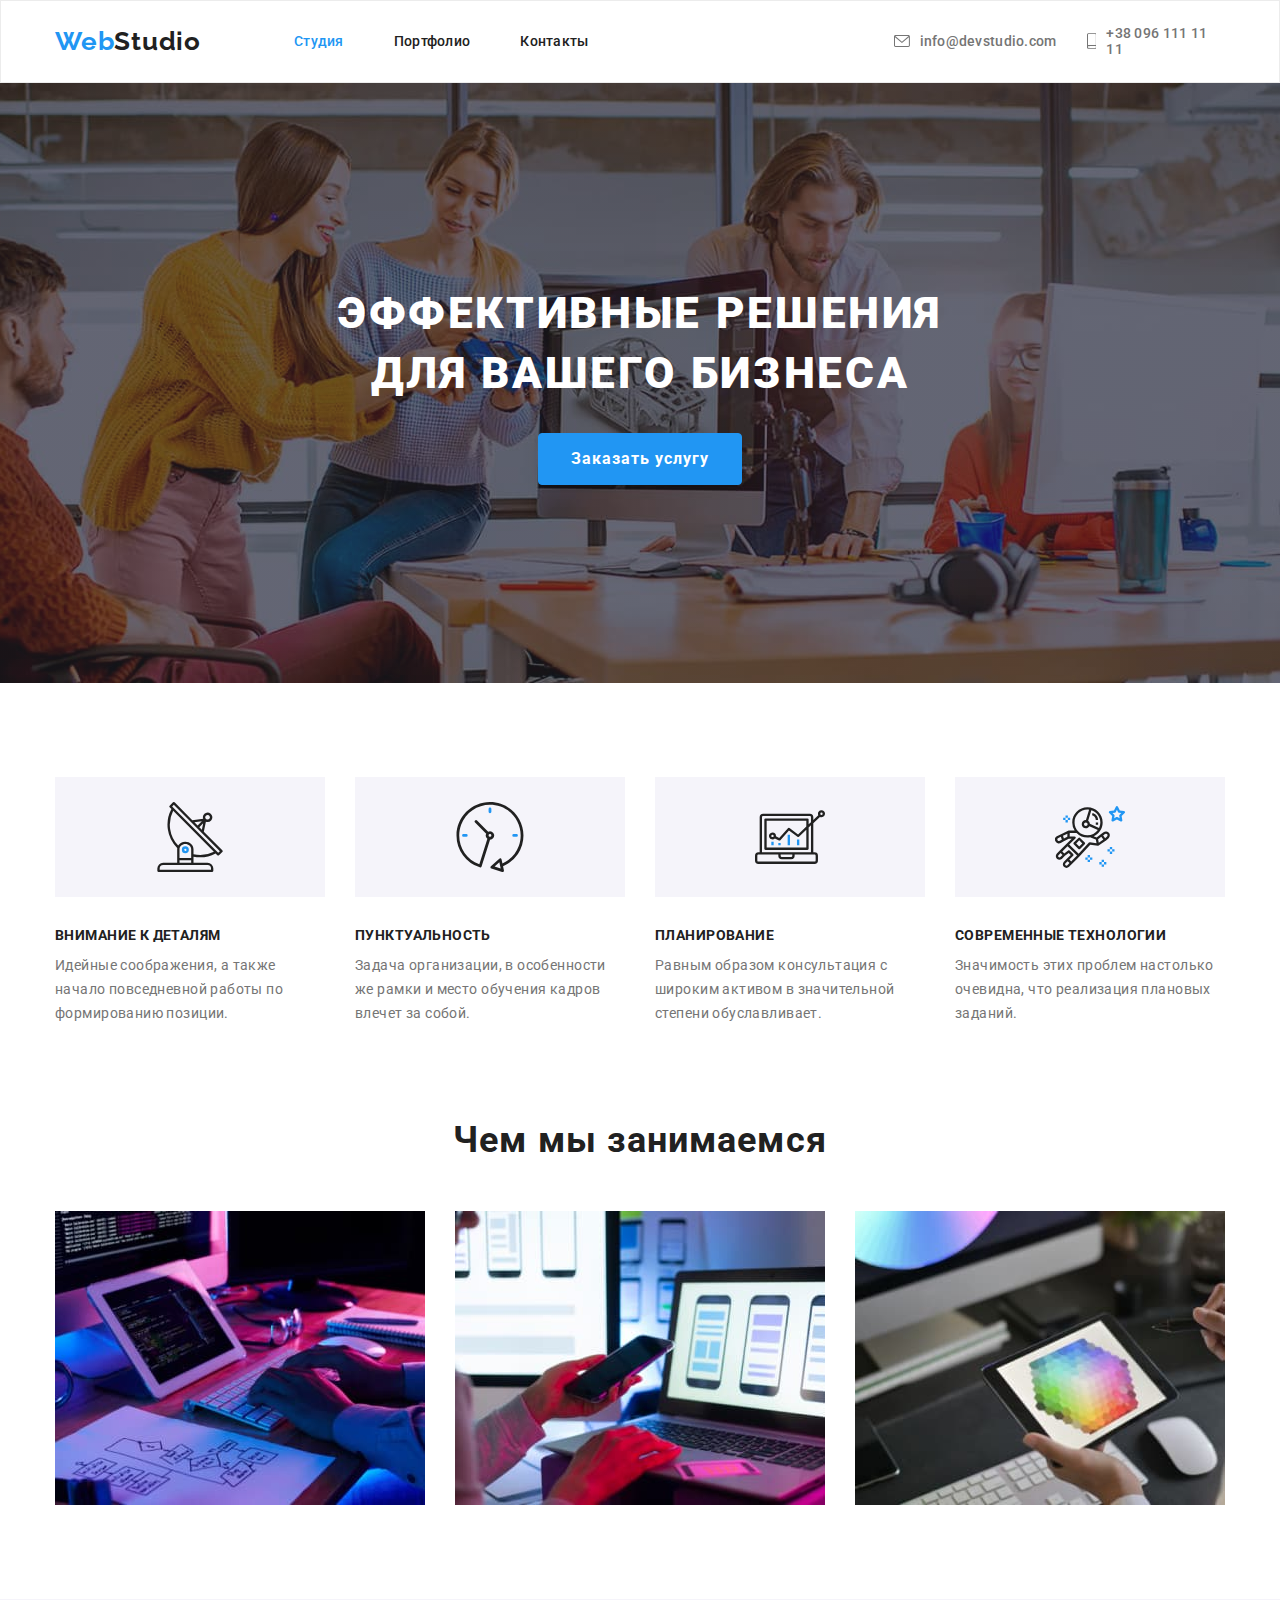
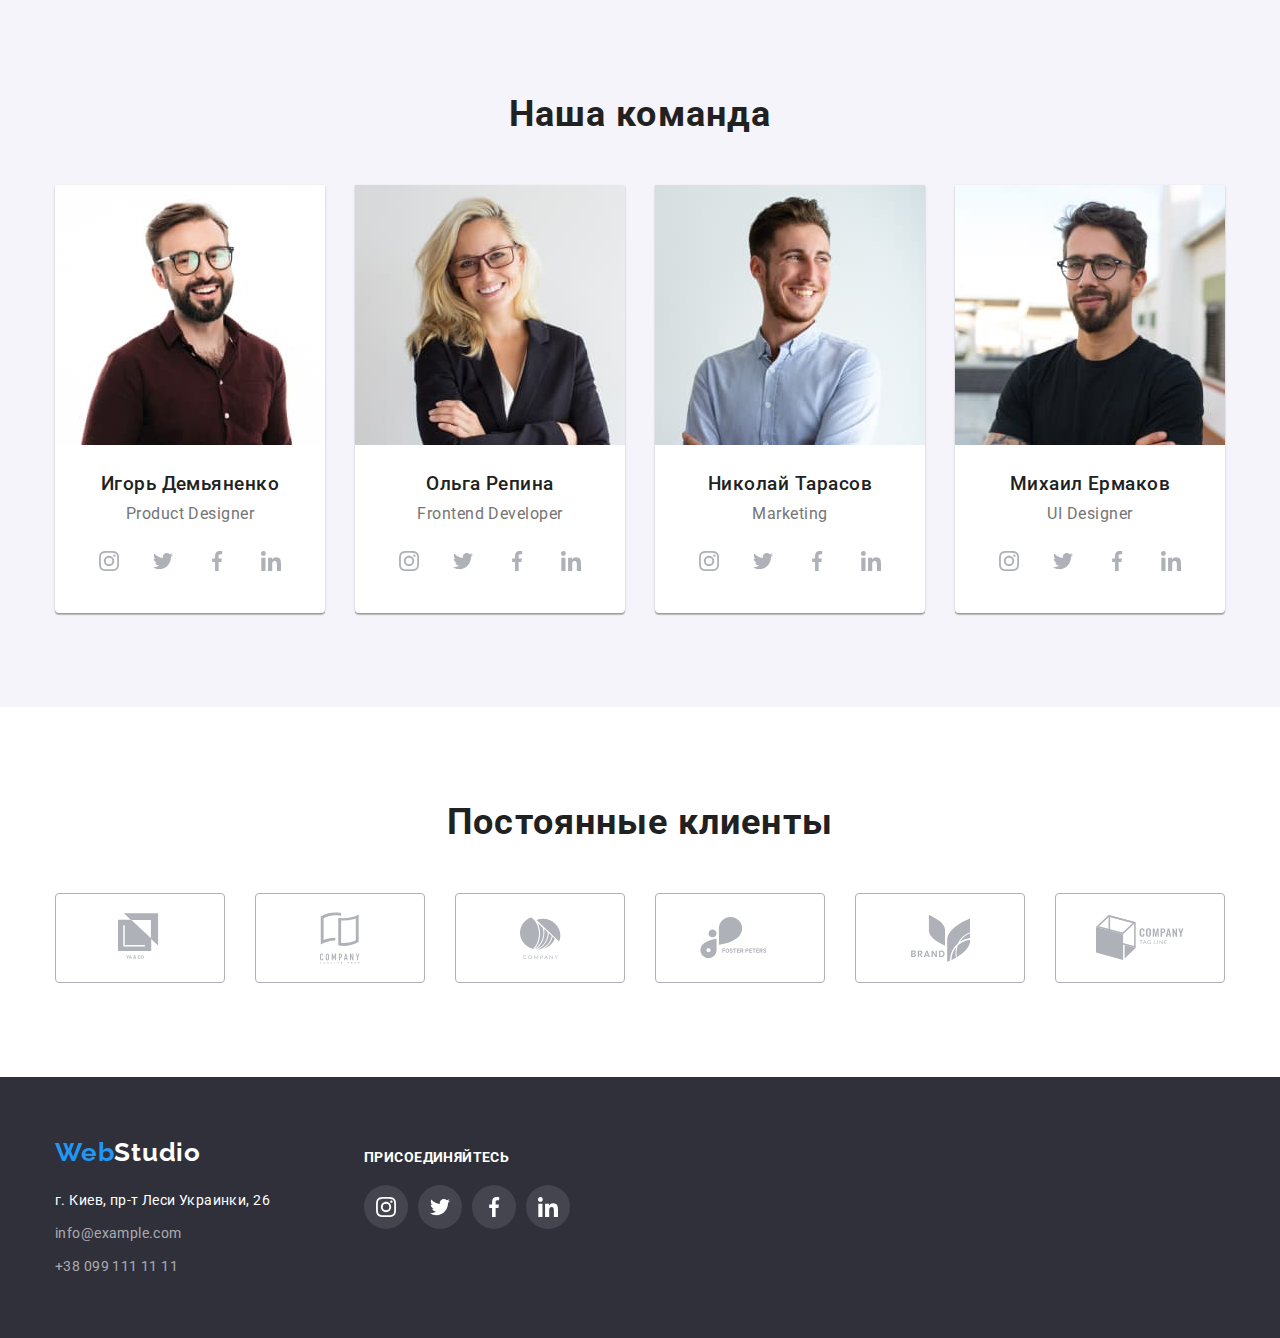
<file: index.html>
<!DOCTYPE html>
<html lang="ru">
  <head>
    <meta charset="UTF-8">
    <meta name="viewport" content="width=device-width, initial-scale=1.0">
    <title>Головна</title>
    <link rel="stylesheet" href="css/modern-normalize.css">
    <!-- <link rel="stylesheet" href="https://cdnjs.cloudflare.com/ajax/libs/modern-normalize/1.0.0/modern-normalize.min.css"
      integrity="sha512-ISS7cAi1PEhQ8jnbJpJZMd29NlhNj4AWYyLOSp2CE/CsHxTCu+r+t0D2yoJudVrd0/8fTVPUVDzY5Tvli75u/g=="
      crossorigin="anonymous" /> -->
    <link rel="preconnect" href="https://fonts.gstatic.com">
    <link
      href="https://fonts.googleapis.com/css2?family=Raleway:wght@700&family=Roboto:wght@400;500;700;900&display=swap"
      rel="stylesheet">
    <link rel="stylesheet" href="./css/styles.css">
  </head>
  <body>
    <header class="head-section"> 
      <div class="container header-section">  
      <nav class="header-nav-list">
        <a class="logo" href="./index.html"><span class="logo-accent">Web</span>Studio</a>
        <ul class="header-menu-list">
          <li><a href="./index.html" class="link current">Студия</a></li>
          <li><a href="./portfolio.html" class="link">Портфолио</a></li>
          <li><a href="#" class="link">Контакты</a></li>
        </ul>  
      </nav> 
      <ul class="header-contacts-list">   
        <li class="first-link">
          <a class="head-contacts link" href="mailto:info@devstudio.com">
            <svg class="head-contacts-icon" width="16px" height="12px">
              <use href="./images/icons.svg#mail"></use>
            </svg>
            <p>info@devstudio.com</p>
        </a>
        </li>
        <li>
          <a class="head-contacts link" href="tel:+380961111111">
            <svg class="head-contacts-icon" width="10px" height="16px">
              <use href="./images/icons.svg#smartphone"></use>
            </svg>
            <p>+38 096 111 11 11</p>
        </a> 
        </li>
      </ul>
      </div>
    </header>
    <main>
      <section class="title-section">
        <div class="container">
        <h1 class="title">Эффективные решения <br> для вашего бизнеса</h1>
        <button class="title-button">Заказать услугу</button>
        </div>
      </section>  
      <section class="decision-section">
        <div class="container decision">
        <ul class="decision-list">
          <li class="decision-list-li decision-list-item">
            <article class="decision-section-card">
              <div class="decision-icon-div">
                <svg class="decision-icon" width="70px" height="70px">
                  <use href="./images/icons.svg#antenna"></use>
                </svg>
              </div> 
              <div class="decision-card-content">
                <h3 class="decision-item">Внимание к деталям</h3>
                <p class="decision-item-text">Идейные соображения, а также начало повседневной работы по формированию позиции.</p>
              </div>
            </article>
          </li> 
          <li class="decision-list-li decision-list-item">
            <article class="decision-section-card">
              <div class="decision-icon-div">
                <svg class="decision-icon" width="70px" height="70px">
                  <use href="./images/icons.svg#clock"></use>
                </svg>
              </div>
              <div class="decision-card-content">
                <h3 class="decision-item">Пунктуальность</h3>
                <p class="decision-item-text">Задача организации, в особенности же рамки и место обучения кадров влечет за собой.</p>
              </div>
            </article>
          </li> 
          <li class="decision-list-li decision-list-item">
            <article class="decision-section-card">
              <div class="decision-icon-div">
                <svg class="decision-icon" width="70px" height="70px">
                  <use href="./images/icons.svg#diagram"></use>
                </svg>
              </div>
              <div>
                <h3 class="decision-item">Планирование</h3>
                <p class="decision-item-text">Равным образом консультация с широким активом в значительной степени обуславливает.</p>
              </div>
            </article>
          </li> 
          <li class="decision-list-li">
            <article class="decision-section-card">
              <div class="decision-icon-div">
                <svg class="decision-icon" width="70px" height="70px">
                  <use href="./images/icons.svg#astronaut"></use>
                </svg>
              </div>
              <div>
                <h3 class="decision-item">Современные технологии</h3>
                <p class="decision-item-text">Значимость этих проблем настолько очевидна, что реализация плановых заданий.</p>
              </div>
            </article>  
           </li> 
          </ul>
        </div>  
      </section>
      <section class="we-do-section">
        <div class="container">
        <h2 class="subtitle">Чем мы занимаемся</h2>
          <ul class="we-do-ul">
            <li>
              <div>
                <img src="./images/we_do_1.jpg" alt="close-up-image-programer-working-his-desk-office">
              </div>
            </li>
            <li>
              <div>
                <img src="./images/we_do_2.jpg" alt="web-ui-designers-are-developing-application-smartphones-team-creators-is-working-interface-mobile-phones">
              </div>
            </li>
            <li>
              <div>
                <img src="./images/we_do_3.jpg" alt="creative-artist-web-design-with-working-colour-selection-graphic-tablet">
              </div>
            </li>
          </ul> 
        </div>
      </section>
      <section class="team-section">
        <div class="container">
        <h2 class="subtitle">Наша команда</h2>
        <ul class="team-section-ul">
          <li class="team-section-li">
            <article class="team-section-card">
              <div class="team-section-card-img">
                <img src="./images/team_ihor_1.jpg" alt="demianenko-ihor">
              </div>
              <div class="team-section-card-content">
                <h3 class="team-section-name team-section-name-one">Игорь Демьяненко</h3>
                <p class="team-section-position">Product Designer</p>  
                <ul class="social-link">
                  <li class="social-link-li">
                    <a class="social-link-a" href="#">
                      <svg class="social-link-icon" width="20px" height="20px">
                        <use href="./images/icons.svg#instagram"></use>
                      </svg>
                    </a>
                  </li>
                  <li class="social-link-li">
                    <a class="social-link-a" href="#">
                      <svg class="social-link-icon" width="20px" height="20px">
                        <use href="./images/icons.svg#twitter"></use>
                      </svg>
                    </a>
                  </li>
                  <li class="social-link-li">
                    <a class="social-link-a" href="#">
                      <svg class="social-link-icon" width="20px" height="20px">
                        <use href="./images/icons.svg#facebook"></use>
                      </svg>
                    </a>
                  </li>
                  <li class="social-link-li">
                    <a class="social-link-a" href="#">
                      <svg class="social-link-icon" width="20px" height="20px">
                        <use href="./images/icons.svg#linkedin"></use>
                      </svg>
                    </a>
                  </li>
                </ul>    
              </div>
            </article>            
          </li>                
          <li class="team-section-li">
            <article class="team-section-card">
              <div class="team-section-card-img">
                <img src="./images/team_olga_2.jpg" alt="repina-olga">
              </div>
              <div class="team-section-card-content">
                <h3 class="team-section-name">Ольга Репина</h3>
                <p class="team-section-position">Frontend Developer</p>
                <ul class="social-link">
                  <li class="social-link-li">
                    <a class="social-link-a" href="#">
                      <svg class="social-link-icon" width="20px" height="20px">
                        <use href="./images/icons.svg#instagram"></use>
                      </svg>
                    </a>
                  </li>
                  <li class="social-link-li">
                    <a class="social-link-a" href="#">
                      <svg class="social-link-icon" width="20px" height="20px">
                        <use href="./images/icons.svg#twitter"></use>
                      </svg>
                    </a>
                  </li>
                  <li class="social-link-li">
                    <a class="social-link-a" href="#">
                      <svg class="social-link-icon" width="20px" height="20px">
                        <use href="./images/icons.svg#facebook"></use>
                      </svg>
                    </a>
                  </li>
                  <li class="social-link-li">
                    <a class="social-link-a" href="#">
                      <svg class="social-link-icon" width="20px" height="20px">
                        <use href="./images/icons.svg#linkedin"></use>
                      </svg>
                    </a>
                  </li>
                </ul>
              </div>
            </article>               
          </li>               
          <li class="team-section-li">
            <article class="team-section-card">
              <div class="team-section-card-img">
                <img src="./images/team_nikolai_3.jpg" alt="tarasov-nikolai">
              </div>
              <div class="team-section-card-content">
                <h3 class="team-section-name">Николай Тарасов</h3>
                <p class="team-section-position">Marketing</p>
                <ul class="social-link">
                  <li class="social-link-li">
                    <a class="social-link-a" href="#">
                      <svg class="social-link-icon" width="20px" height="20px">
                        <use href="./images/icons.svg#instagram"></use>
                      </svg>
                    </a>
                  </li>
                  <li class="social-link-li">
                    <a class="social-link-a" href="#">
                      <svg class="social-link-icon" width="20px" height="20px">
                        <use href="./images/icons.svg#twitter"></use>
                      </svg>
                    </a>
                  </li>
                  <li class="social-link-li">
                    <a class="social-link-a" href="#">
                      <svg class="social-link-icon" width="20px" height="20px">
                        <use href="./images/icons.svg#facebook"></use>
                      </svg>
                    </a>
                  </li>
                  <li class="social-link-li">
                    <a class="social-link-a" href="#">
                      <svg class="social-link-icon" width="20px" height="20px">
                        <use href="./images/icons.svg#linkedin"></use>
                      </svg>
                    </a>
                  </li>
                </ul>
              </div>
            </article>            
          </li>               
          <li class="team-section-li">
            <article class="team-section-card">
              <div class="team-section-card-img">
                <img src="./images/team_mikhail_4.jpg" alt="yermakov-mikhail">
              </div>
                <div class="team-section-card-content">
                <h3 class="team-section-name">Михаил Ермаков</h3>
                <p class="team-section-position">UI Designer</p>
                <ul class="social-link">
                  <li class="social-link-li">
                    <a class="social-link-a" href="#">
                      <svg class="social-link-icon" width="20px" height="20px">
                        <use href="./images/icons.svg#instagram"></use>
                      </svg>
                    </a>
                  </li>
                  <li class="social-link-li">
                    <a class="social-link-a" href="#">
                      <svg class="social-link-icon" width="20px" height="20px">
                        <use href="./images/icons.svg#twitter"></use>
                      </svg>
                    </a>
                  </li>
                  <li class="social-link-li">
                    <a class="social-link-a" href="#">
                      <svg class="social-link-icon" width="20px" height="20px">
                        <use href="./images/icons.svg#facebook"></use>
                      </svg>
                    </a>
                  </li>
                  <li class="social-link-li">
                    <a class="social-link-a" href="#">
                      <svg class="social-link-icon" width="20px" height="20px">
                        <use href="./images/icons.svg#linkedin"></use>
                      </svg>
                    </a>
                  </li>
                </ul>
              </div>
            </article>           
          </li>
        </ul>
      </div>
      </section>
      <section class="clients-section">
        <div class="container">
          <h2 class="subtitle">Постоянные клиенты</h2>
          <ul class="clients-ul">
            <li class="clients-li">
              <a class="clients-a" href="#">
                <svg class="clients-icon" width="44.27px" height="49.23px">
                  <use href="./images/icons.svg#client-logo-1"></use>
                </svg>
              </a>
            </li>
            <li class="clients-li">
              <a class="clients-a" href="#">
                <svg class="clients-icon" width="40px" height="52px">
                  <use href="./images/icons.svg#client-logo-2"></use>
                </svg>
              </a>
            </li>
            <li class="clients-li">
              <a class="clients-a" href="#">
                <svg class="clients-icon" width="41px" height="42.6px">
                  <use href="./images/icons.svg#client-logo-3"></use>
                </svg>
              </a>
            </li>
            <li class="clients-li">
              <a class="clients-a" href="#">
                <svg class="clients-icon" width="79.66px" height="42.02px">
                  <use href="./images/icons.svg#client-logo-4"></use>
                </svg>
              </a>
            </li>
            <li class="clients-li">
              <a class="clients-a" href="#">
                <svg class="clients-icon" width="59px" height="47px">
                  <use href="./images/icons.svg#client-logo-5"></use>
                </svg>
              </a>
            </li>
            <li class="clients-li">
              <a class="clients-a" href="#">
                <svg class="clients-icon" width="88.48x" height="45.44px">
                  <use href="./images/icons.svg#client-logo-6"></use>
                </svg>
              </a>
           </li>
          </ul>
        </div>
      </section>
    </main>   
    <footer class="footer-section">
      <div class="container footer">
        <ul>
          <li class="footer-address-block">
            <a href="./index.html" class="logo footer-logo"><span class="logo-accent">Web</span>Studio</a>
            <address>
              <p>г. Киев, пр-т Леси Украинки, 26</p>
              <ul class="footer-contacts-list">
                <li><a href="mailto:info@example.com" class="footer-contacts">info@example.com</a></li>
                <li><a href="tel:+380991111111" class="footer-contacts">+38 099 111 11 11</a></li>
              </ul>
            </address>
          </li>   
          <li class="footer-social-links-block">        
              <p>Присоединяйтесь</p>
              <ul class="social-link">
                <li class="footer-social-link-li">
                  <a class="social-link-a" href="#">
                    <svg class="social-link-icon" width="20px" height="20px">
                      <use href="./images/icons.svg#instagram"></use>
                    </svg>
                  </a>
                </li>
                <li class="footer-social-link-li">
                  <a class="social-link-a" href="#">
                    <svg class="social-link-icon" width="20px" height="20px">
                      <use href="./images/icons.svg#twitter"></use>
                    </svg>
                  </a>
                </li>
                <li class="footer-social-link-li">
                  <a class="social-link-a" href="#">
                    <svg class="social-link-icon" width="20px" height="20px">
                      <use href="./images/icons.svg#facebook"></use>
                    </svg>
                  </a>
                </li>
                <li class="footer-social-link-li">
                  <a class="social-link-a" href="#">
                    <svg class="social-link-icon" width="20px" height="20px">
                      <use href="./images/icons.svg#linkedin"></use>
                    </svg>
                  </a>
                </li>
              </ul>        
          </li>  
        </ul>
      </div>
    </footer>
  </body>
</html>
</file>
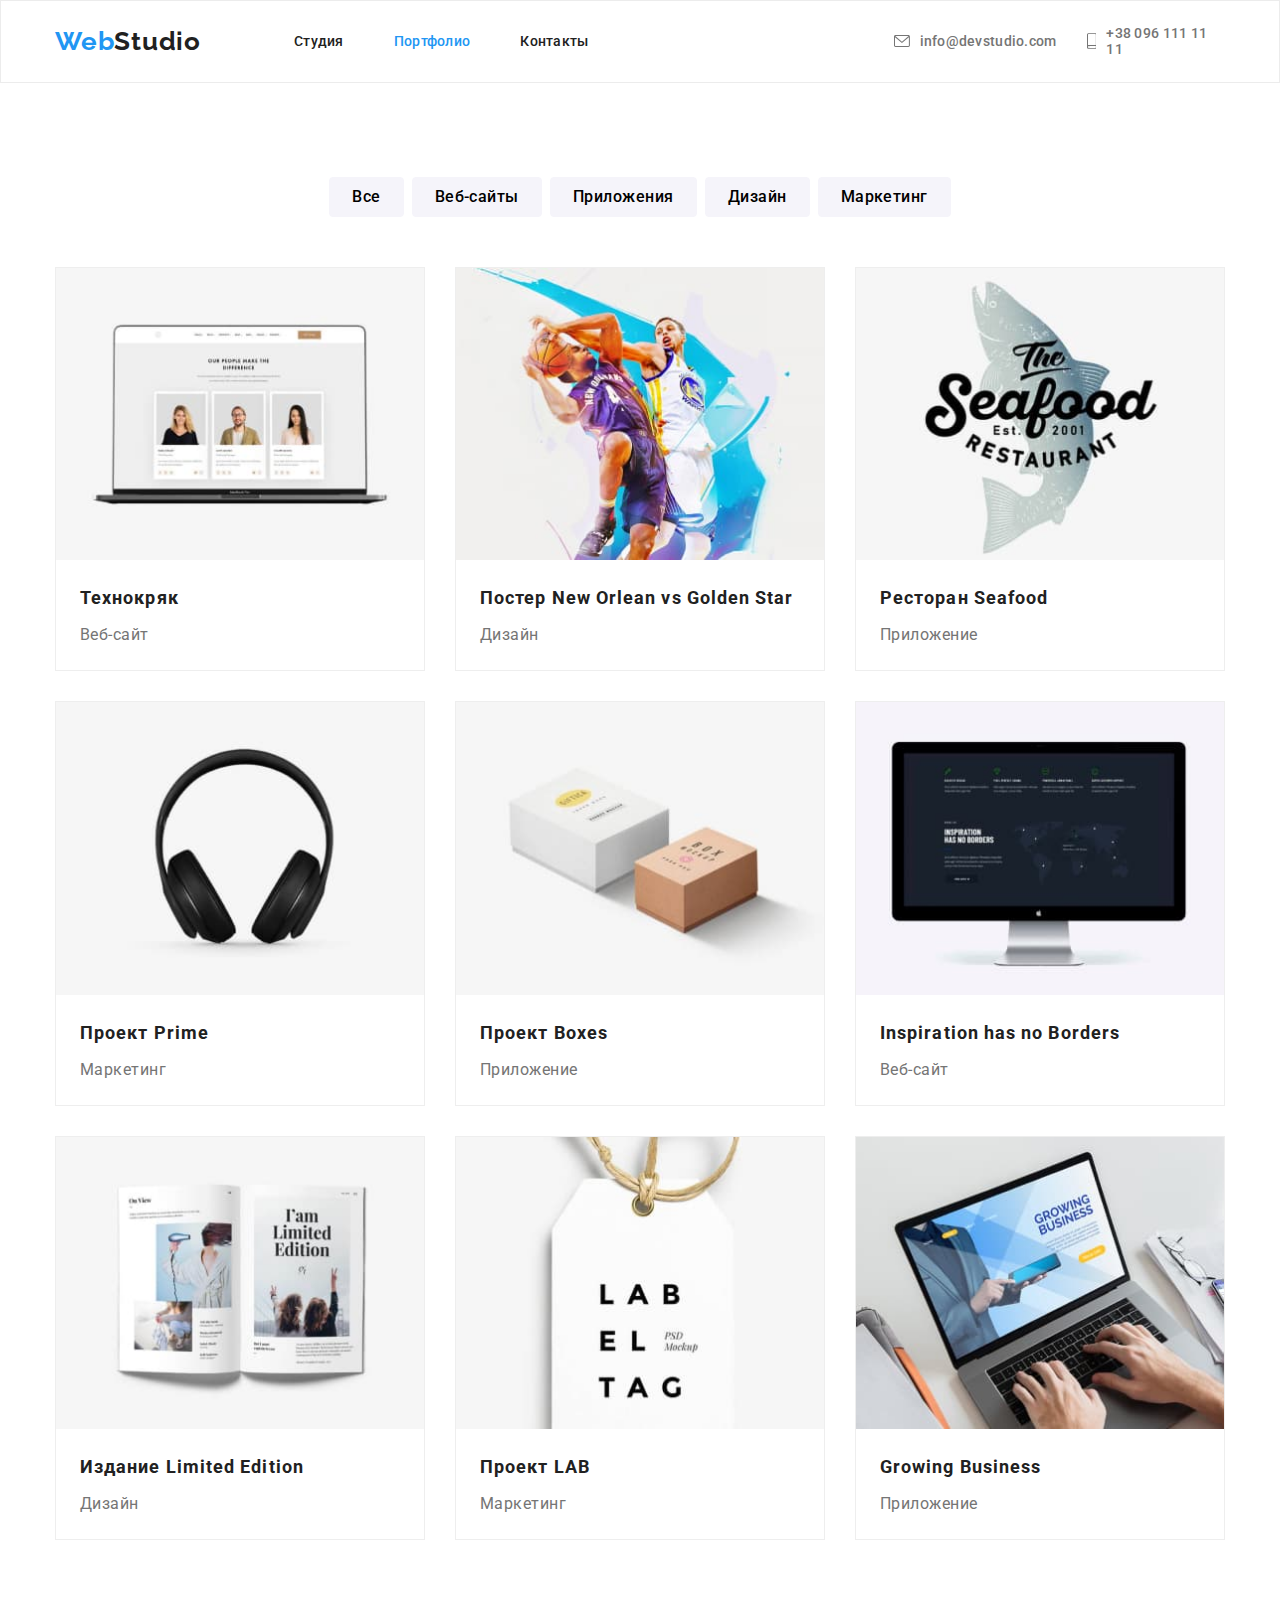
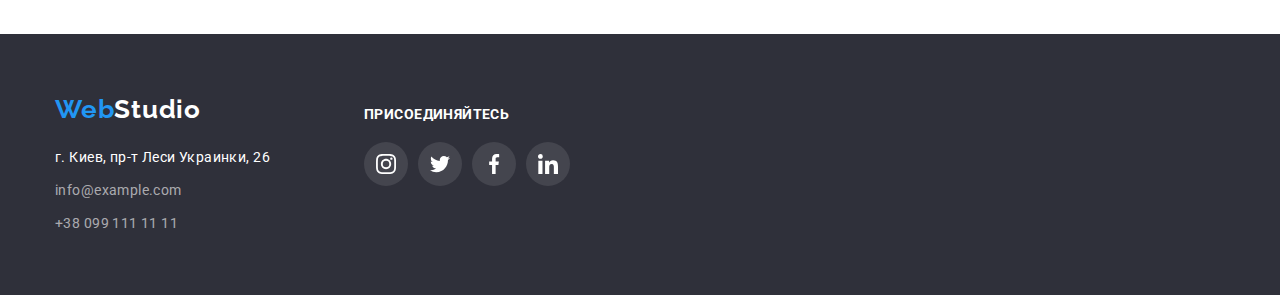
<file: portfolio.html>
<!DOCTYPE html>
<html lang="en">
  <head>
    <meta charset="UTF-8">
    <meta http-equiv="X-UA-Compatible" content="IE=edge">
    <meta name="viewport" content="width=device-width, initial-scale=1.0">
    <title>Портфолио</title>
    <link rel="stylesheet" href="css/modern-normalize.css">
    <!-- <link rel="stylesheet" href="https://cdnjs.cloudflare.com/ajax/libs/modern-normalize/1.0.0/modern-normalize.min.css"
        integrity="sha512-ISS7cAi1PEhQ8jnbJpJZMd29NlhNj4AWYyLOSp2CE/CsHxTCu+r+t0D2yoJudVrd0/8fTVPUVDzY5Tvli75u/g=="
        crossorigin="anonymous" /> -->
    <link rel="preconnect" href="https://fonts.gstatic.com">
    <link
        href="https://fonts.googleapis.com/css2?family=Oleo+Script&family=Raleway:wght@700&family=Roboto:wght@400;500;700;900&display=swap"
        rel="stylesheet">
    <link rel="stylesheet" href="./css/styles.css">
  </head>   
  <body>
    <header class="head-section"> 
      <div class="container header-section">  
      <nav class="header-nav-list">
        <a href="./index.html" class="logo"><span class="logo-accent">Web</span>Studio</a>
        <ul class="header-menu-list">
          <li><a href="./index.html" class="link">Студия</a></li>
          <li><a href="./portfolio.html" class="link current">Портфолио</a></li>
          <li><a href="#" class="link">Контакты</a></li>
        </ul>  
      </nav> 
      <ul class="header-contacts-list">   
        <li class="first-link">
          <a href="mailto:info@devstudio.com" class="head-contacts link">
            <svg class="head-contacts-icon" width="16px" height="12px">
              <use href="./images/icons.svg#mail"></use>
            </svg>
            <p>info@devstudio.com</p>
        </a>
        </li>
        <li>
          <a href="tel:+380961111111" class="head-contacts link">
            <svg class="head-contacts-icon" width="10px" height="16px">
              <use href="./images/icons.svg#smartphone"></use>
            </svg>
            <p>+38 096 111 11 11</p>
        </a> 
        </li>
      </ul>
      </div>
    </header>
    <main>
      <section class="project-section">
        <div class="container">
        <ul class="project-filter-ul">
          <li><button class="project-filter-button">Все</button></li>
          <li><button class="project-filter-button">Веб-сайты</button></li>
          <li><button class="project-filter-button">Приложения</button></li>
          <li><button class="project-filter-button">Дизайн</button></li>
          <li><button class="project-filter-button">Маркетинг</button></li>
        </ul>
        <ul class="project-ul">
          <li class="project-ul-li">
            <a href="#" class="project-card">
              <div class="project-card-img">
                <img src="./images/portfolio_1.jpg" alt="technokriak-website">
              </div>
              <div class="project-content">
                <h3 class="project-name">Технокряк</h3>
                <p class="project-type">Веб-сайт</p>
              </div>
            </a>
          </li>
          <li class="project-ul-li">
            <a href="#" class="project-card">
              <div class="project-card-img">
                <img src="./images/portfolio_2.jpg" alt="new-jrlean-vs-golden-star-poster-design">
              </div>
              <div class="project-content">
                <h3 class="project-name">Постер New Orlean vs Golden Star</h3>
                <p class="project-type">Дизайн</p>
              </div>
            </a>  
          </li>
          <li class="project-ul-li">
            <a href="#" class="project-card">
              <div class="project-card-img">
                <img src="./images/portfolio_3.jpg" alt="seafood-restaurant-app">
              </div>
              <div class="project-content">
                <h3 class="project-name">Ресторан Seafood</h3>
                <p class="project-type">Приложение</p>
              </div>
            </a>
          </li>
          <li class="project-ul-li">
            <a href="#" class="project-card">
              <div class="project-card-img">
                <img src="./images/portfolio_4.jpg" alt="prime-project-marketing">
              </div>
              <div class="project-content">
                <h3 class="project-name">Проект Prime</h3>
                <p class="project-type">Маркетинг</p>
              </div>
            </a>
          </li>
          <li class="project-ul-li">
            <a href="#" class="project-card">
              <div class="project-card-img">
                <img src="./images/portfolio_5.jpg" alt="boxes-project-app">
              </div>
              <div class="project-content">
                <h3 class="project-name">Проект Boxes</h3>
                <p class="project-type">Приложение</p>
              </div>
            </a>
          </li>
          <li class="project-ul-li">
            <a href="#" class="project-card">
              <div class="project-card-img">
                <img src="./images/portfolio_6.jpg" alt="inspiration-has-no-borders-website">
              </div>
              <div class="project-content">
                <h3 class="project-name">Inspiration has no Borders</h3>
                <p class="project-type">Веб-сайт</p>
              </div>
            </a>
          </li>
          <li class="project-ul-li">
            <a href="#" class="project-card">
              <div class="project-card-img">
                <img src="./images/portfolio_7.jpg" alt="limited-edition-design">
              </div>
              <div class="project-content">
                <h3 class="project-name">Издание Limited Edition</h3>
                <p class="project-type">Дизайн</p>
              </div>
            </a>
          </li>
          <li class="project-ul-li">
            <a href="#" class="project-card">
              <div class="project-card-img">
                <img src="./images/portfolio_8.jpg" alt="lab-project-marketing">
              </div>
              <div class="project-content">
                <h3 class="project-name">Проект LAB</h3>
                <p class="project-type">Маркетинг</p>
              </div>
            </a>
          </li>
          <li class="project-ul-li">
            <a href="#" class="project-card">
              <div class="project-card-img">
                <img src="./images/portfolio_9.jpg" alt="growing-business-app">
              </div>
              <div class="project-content">
                <h3 class="project-name">Growing Business</h3>
                <p class="project-type">Приложение</p>
              </div>
            </a>
          </li>
        </ul> 
        </div>
      </section>
    </main>
    <footer class="footer-section">
      <div class="container footer">
        <ul>
          <li class="footer-address-block">
            <a href="./index.html" class="logo footer-logo"><span class="logo-accent">Web</span>Studio</a>
            <address>
              <p>г. Киев, пр-т Леси Украинки, 26</p>
              <ul class="footer-contacts-list">
                <li><a href="mailto:info@example.com" class="footer-contacts">info@example.com</a></li>
                <li><a href="tel:+380991111111" class="footer-contacts">+38 099 111 11 11</a></li>
              </ul>
            </address>
          </li>   
          <li class="footer-social-links-block">        
              <p>Присоединяйтесь</p>
              <ul class="social-link">
                <li class="footer-social-link-li">
                  <a href="#" class="social-link-a">
                    <svg class="social-link-icon" width="20px" height="20px">
                      <use href="./images/icons.svg#instagram"></use>
                    </svg>
                  </a>
                </li>
                <li class="footer-social-link-li">
                  <a href="#" class="social-link-a">
                    <svg class="social-link-icon" width="20px" height="20px">
                      <use href="./images/icons.svg#twitter"></use>
                    </svg>
                  </a>
                </li>
                <li class="footer-social-link-li">
                  <a href="#" class="social-link-a">
                    <svg class="social-link-icon" width="20px" height="20px">
                      <use href="./images/icons.svg#facebook"></use>
                    </svg>
                  </a>
                </li>
                <li class="footer-social-link-li">
                  <a href="#" class="social-link-a">
                    <svg class="social-link-icon" width="20px" height="20px">
                      <use href="./images/icons.svg#linkedin"></use>
                    </svg>
                  </a>
                </li>
              </ul>        
          </li>  
        </ul>
      </div>
    </footer>
  </body>
</html>
</file>
<file: css/styles.css>
:root {
  --text-main-dark: #212121;
  --main-light: #FFFFFF;
  --text-sub: #757575;
  --text-accent: #2196F3;
  --text-accent-transparent: rgba(255, 255, 255, 0.6);
  --background-dark: #2F303A;
  --background-light: #F5F4FA;
  --header-border: #ECECEC;
  --project-border: #EEEEEE;
  --card-set-gap: 30px;
  --icon: #AFB1B8;
  --footer-social-links: rgba(255, 255, 255, 0.1);
} 

*{margin: 0; padding: 0; box-sizing: border-box}

body {
  font-family: 'Roboto', sans-serif;
  color: var(--text-main-dark);
  font-style: normal;
  font-weight: 400;
  font-size: 14px;
  padding-left: 0px;
}

address p {
  margin: 20px 0 0 0;
}

.container {
  width: 1200px;
  padding: 0 15px;
  margin: 0 auto;
  border-width: 1px;
}

.container :focus{
  outline: none;
}

/*********** HEADER ************/

.head-section {
  background-color: var(--main-light); 
  color: var(--text-main-dark);  
  display: flex;
  padding: 24px 0 25px;
  border: 1px solid var(--header-border);
}

.header-section, 
.header-nav-list, 
.header-menu-list, 
.header-contacts-list {
  display: flex;
  list-style-type: none;
  align-items: center;
}


.container.header-section {
  justify-content: space-between;
  align-items: center;
}

.logo {
  font-family: 'Raleway', sans-serif;
  font-weight: 700;
  font-size: 26px;
  line-height: 31px;
  letter-spacing: 0.03em;
  outline: none;
  color: var(--text-main-dark);
  margin-right: 93px;
}

.logo-accent {
  color: var(--text-accent);
}

.link {
  font-weight: 500;
  line-height: 16px;
  letter-spacing: 0.02em;
  outline: none; 
  color: var(--text-main-dark);
}

.link:visited {
  color: var(--text-main-dark);
}

.link:hover {
  color: var(--text-accent);
}

.link:focus {
  color: var(--text-accent);
}

.link.current {
  color: var(--text-accent);
}

.header-menu-list :not(:last-child) {
  margin-right: 50px;
}

.first-link {
  margin-left: 305px;
  margin-right: 30px;
}

.head-contacts.link {
  display: flex;
  align-items: center;
  justify-content: center;
}

.head-contacts-icon {
  margin-right: 10px;
}

.head-contacts{
  color: var(--text-sub);
  font-weight: 500;
  line-height: 16px;
  letter-spacing: 0.02em;
  outline: none;
}

.head-contacts-icon {
  fill: currentColor;
}

.head-contacts:visited {
  color: var(--text-sub);
}

.head-contacts:hover {
  color: var(--text-accent);
}

.head-contacts:focus {
  color: var(--text-accent);
}  


/*********** FOOTER ************/

.footer-section {
  background-color: var(--background-dark);
  color: var(--main-light);
  line-height: 24px;
  letter-spacing: 0.03em;
  display: flex;
  padding: 60px 0;
}

.footer-logo {
  color: var(--main-light);
}

.container.footer {
  align-items: center;
}

.footer-address-block {
  margin-right: 70px;
}

.footer-social-links-block p {
  font-weight: 700;
  line-height: 16px;
  letter-spacing: 0.03em;
  text-transform: uppercase;
  margin: 12px 0 20px 0;
}

.footer-social-link-li {
  
  fill: var(--main-light);
  background-color: var(--footer-social-links);
  border-radius: 50%;
  outline: none;
}

.footer-social-link-li :visited {
  fill: var(--main-light);
  background-color: var(--footer-social-links);
}

.footer-social-link-li :hover, 
.footer-social-link-li :focus{
  background-color: var(--text-accent);
  border-radius: 50%;
  outline: none;
}

.footer-social-link-li .social-link-a :visited {
  fill: var(--main-light);
}

.container.footer ul {
  display: flex;
}

.footer-contacts-list {
  margin: 0;
  display: flex;
  flex-direction: column;
}

.footer-contacts-list li {
  margin-top: 9px;
}

.footer-contacts {
  color: var(--text-accent-transparent);
  outline: none;
  line-height: 24px;
  letter-spacing: 0.03em;
}

.footer-contacts:visited {
  color: var(--text-accent-transparent);
}

.footer-contacts:hover {
  color: var(--text-accent);
}

.footer-contacts:focus {
  color: var(--text-accent);
}

/********************* MAIN (index.html)*************************/

/********** MAIN - TITLE ***********/

.title-section {
  background-color: var(--background-dark);
  text-align: center;
  padding: 200px 0;

  /*************Overlay HERO**********************/
  max-width: 1600px;
  height: 600px;
  margin: 0 auto;
  background-image: linear-gradient(to right,rgba(47, 48, 58, 0.4),rgba(47, 48, 58, 0.4)), url("../images/hero-background.jpg");
  background-repeat: no-repeat;
  background-position: center;
  background-size: cover;
}

.title {
  color: var(--main-light);
  font-weight: 900;
  font-size: 44px;
  line-height: 60px;
  letter-spacing: 0.06em;
  text-transform: uppercase;
}

.title-button {
  background-color: var(--text-accent);
  font-weight: 700;
  font-size: 16px;
  line-height: 30px;
  letter-spacing: 0.06em;
  color: var(--main-light);
  outline-color: var(--text-accent);
  padding: 10px 32px;
  margin-top: 30px;
  border: 1px solid var(--text-accent);
  border-radius: 4px;
  box-shadow: 0px 4px 4px rgba(0, 0, 0, 0.15);
}

/************ MAIN - FEATURES ************/

.decision-section {
  padding: 94px 0;
}

.decision-list {
  display: flex;
  align-items: center;
}

/* .container.decision :not(:last-child) {
  margin-right: 30px;
} */

.decision-list-item {
  margin-right: 30px;
}

.decision-section-card {
  margin: 0;
}

.decision-card-content {
  margin: 0;
}

.decision-icon-div{
  display: flex;
  width: 270px;
  height: 120px;
  justify-content: center;
  align-items: center;
  margin: 0 0 30px 0;
  background-color: var(--background-light);
  fill: text-main-dark;
}

.decision-item {
  font-weight: 700;
  font-size: 14px;
  line-height: 16px;
  letter-spacing: 0.03em;
  text-transform: uppercase;
  margin: 0 0 10px 0;
}

.decision-item-text {
  display: block;
  width: 270px;
  color: var(--text-sub);
  line-height: 24px;
  letter-spacing: 0.03em;
  margin: 0;
  text-transform: none;
}

/************ MAIN - SIBTITLES ***********/

.subtitle {
  font-weight: 700;
  font-size: 36px;
  line-height: 42px;
  text-align: center; 
  letter-spacing: 0.03em;
  margin: 0 0 50px 0;
}

.we-do-section {
  padding: 0 0 94px 0;
}

.we-do-ul {
  display: flex;
}

.we-do-ul :not(:first-child) {
  margin-left: 30px;
}

.we-do-ul li {
  width: 370px;
}

/************* MAIN - OUR TEAM ************/

.team-section {
  background-color: var(--background-light);
  padding: 94px 0;
}

.team-section-ul {
  display: flex;
  align-items: center;
}

.team-section-ul :last-child {
  margin-right: 0px;
}

.team-section-li {
  margin: 0 30px 0 0;
  background-color: var(--main-light); 
  box-shadow: 0px 1px 3px rgba(0, 0, 0, 0.12), 0px 1px 1px rgba(0, 0, 0, 0.14), 0px 2px 1px rgba(0, 0, 0, 0.2);
  border-radius: 0px 0px 4px 4px;
}

.team-section-card {
  padding: 0 0 30px 0;
}

.team-section-card-img {
  width: 270px;
}

.team-section-card-content {
  display: flex;
  flex-direction: column;
  align-items: center;
  font-size: 16px;
  line-height: 19px;
  letter-spacing: 0.03em;
}

.team-section-name {
  font-weight: 500;
  margin: 30px 0 10px 0;   
}

.team-section-position {
  color: var(--text-sub); 
  font-size: 16px;
  line-height: 19px;
  text-align: center;
  letter-spacing: 0.03em;
}

.social-link {
  display: flex; 
  margin: 16px 0 0 0; 
  padding: 0;
}

.social-link :not(:first-child) {
  margin-left: 10px;
}

.social-link-li {
  color: var(--icon); 
}

.social-link-li :visited {
  color: var(--icon); 
} 

.social-link-li :hover, 
.social-link-li :focus {
  border-radius: 50%;
  fill: var(--main-light);
  background-color: var(--text-accent);
  outline: none;
}

.social-link-a {
  display: flex;
  justify-content: center;
  align-items: center;
  width: 44px;
  height: 44px;
  fill: currentColor;
  color: currentColor;
  border-radius: 0%;
}

.social-link-a :hover, 
.social-link-a :focus {
  border-radius: 0%;
}

.clients-section {
  padding: 94px 0;
}

.clients-ul {
  display: flex;
}

.clients-ul :not(:first-child) {
  margin-left: 30px;
}

.clients-ul :hover {
  fill: var(--text-accent);
  border-color: var(--text-accent); 
}

.clients-ul :focus  {
  fill: var(--text-accent);
  border-color: var(--text-accent); 
  outline: none;
}

.clients-li {
  color: var(--icon);
  fill: var(--icon);
}

.clients-a {
  display: flex;
  align-items: center;
  justify-content: center;
  width: 170px;
  height: 90px;
  fill: currentColor;
  color: currentColor;
  border: 1px solid currentColor;
  box-sizing: border-box;
  border-radius: 4px;
  cursor: pointer;
}

.clients-a :visited {
  fill: currentColor; 
  color: currentColor;
}


/**********  PORTFOLIO  *************/

.project-section {
  padding: 94px 0;
}

.project-filter-ul {
  display: flex;
  justify-content: center;
  text-align: center;
  margin: 0 0 50px 0;
}

.project-filter-ul :not(:last-child){
  margin-right: 8px;
}

.project-filter-button {
  font-weight: 500;
  font-size: 16px;
  line-height: 26px;
  text-align: center; 
  letter-spacing: 0.03em;
  background-color: var(--background-light);
  padding: 6px 22px;  
  border: 1px solid var(--background-light);
  border-radius: 4px;
}

.project-filter-button:focus {
  color: var(--main-light);
  background-color: var(--text-accent);
  outline: none;
  box-shadow: 0px 3px 1px rgba(0, 0, 0, 0.1), 0px 1px 2px rgba(0, 0, 0, 0.08), 0px 2px 2px rgba(0, 0, 0, 0.12);
  border: 1px solid var(--text-accent);
}

.project-filter-button:hover {
  color: var(--main-light);
  background-color: var(--text-accent);
  outline: none;
  box-shadow: 0px 3px 1px rgba(0, 0, 0, 0.1), 0px 1px 2px rgba(0, 0, 0, 0.08), 0px 2px 2px rgba(0, 0, 0, 0.12);
  border: 1px solid var(--text-accent);
}

.project-ul {
  display: flex;
  flex-wrap: wrap;
  margin-top: calc(-1 * var(--card-set-gap));
  margin-right: calc(-1 * var(--card-set-gap));
}

.project-ul-li {
  flex-basis: calc(100% / 3 - var(--card-set-gap));
  margin-top: var(--card-set-gap);
  margin-right: var(--card-set-gap);
  border: 1px solid var(--project-border);
}

.project-ul :hover {
  box-shadow: 0px 1px 1px rgba(0, 0, 0, 0.12), 0px 4px 4px rgba(0, 0, 0, 0.06), 1px 4px 6px rgba(0, 0, 0, 0.16);
}

.project-ul :focus {
  box-shadow: 0px 1px 1px rgba(0, 0, 0, 0.12), 0px 4px 4px rgba(0, 0, 0, 0.06), 1px 4px 6px rgba(0, 0, 0, 0.16);
}

.project-ul-li :hover {
  box-shadow: none;
}

.project-ul-li :focus {
  border: none; 
  outline: none;
}

.project-card {
  display: block;
  color: currentColor;
}

.project-content {
  padding: 20px 24px;
}

.project-name {
  font-weight: 700;
  font-size: 18px;
  line-height: 36px; 
  letter-spacing: 0.06em;
  margin-bottom: 4px;
}

.project-type {
  font-size: 16px;
  line-height: 30px;
  letter-spacing: 0.03em;
  color: var(--text-sub);
}
</file>
